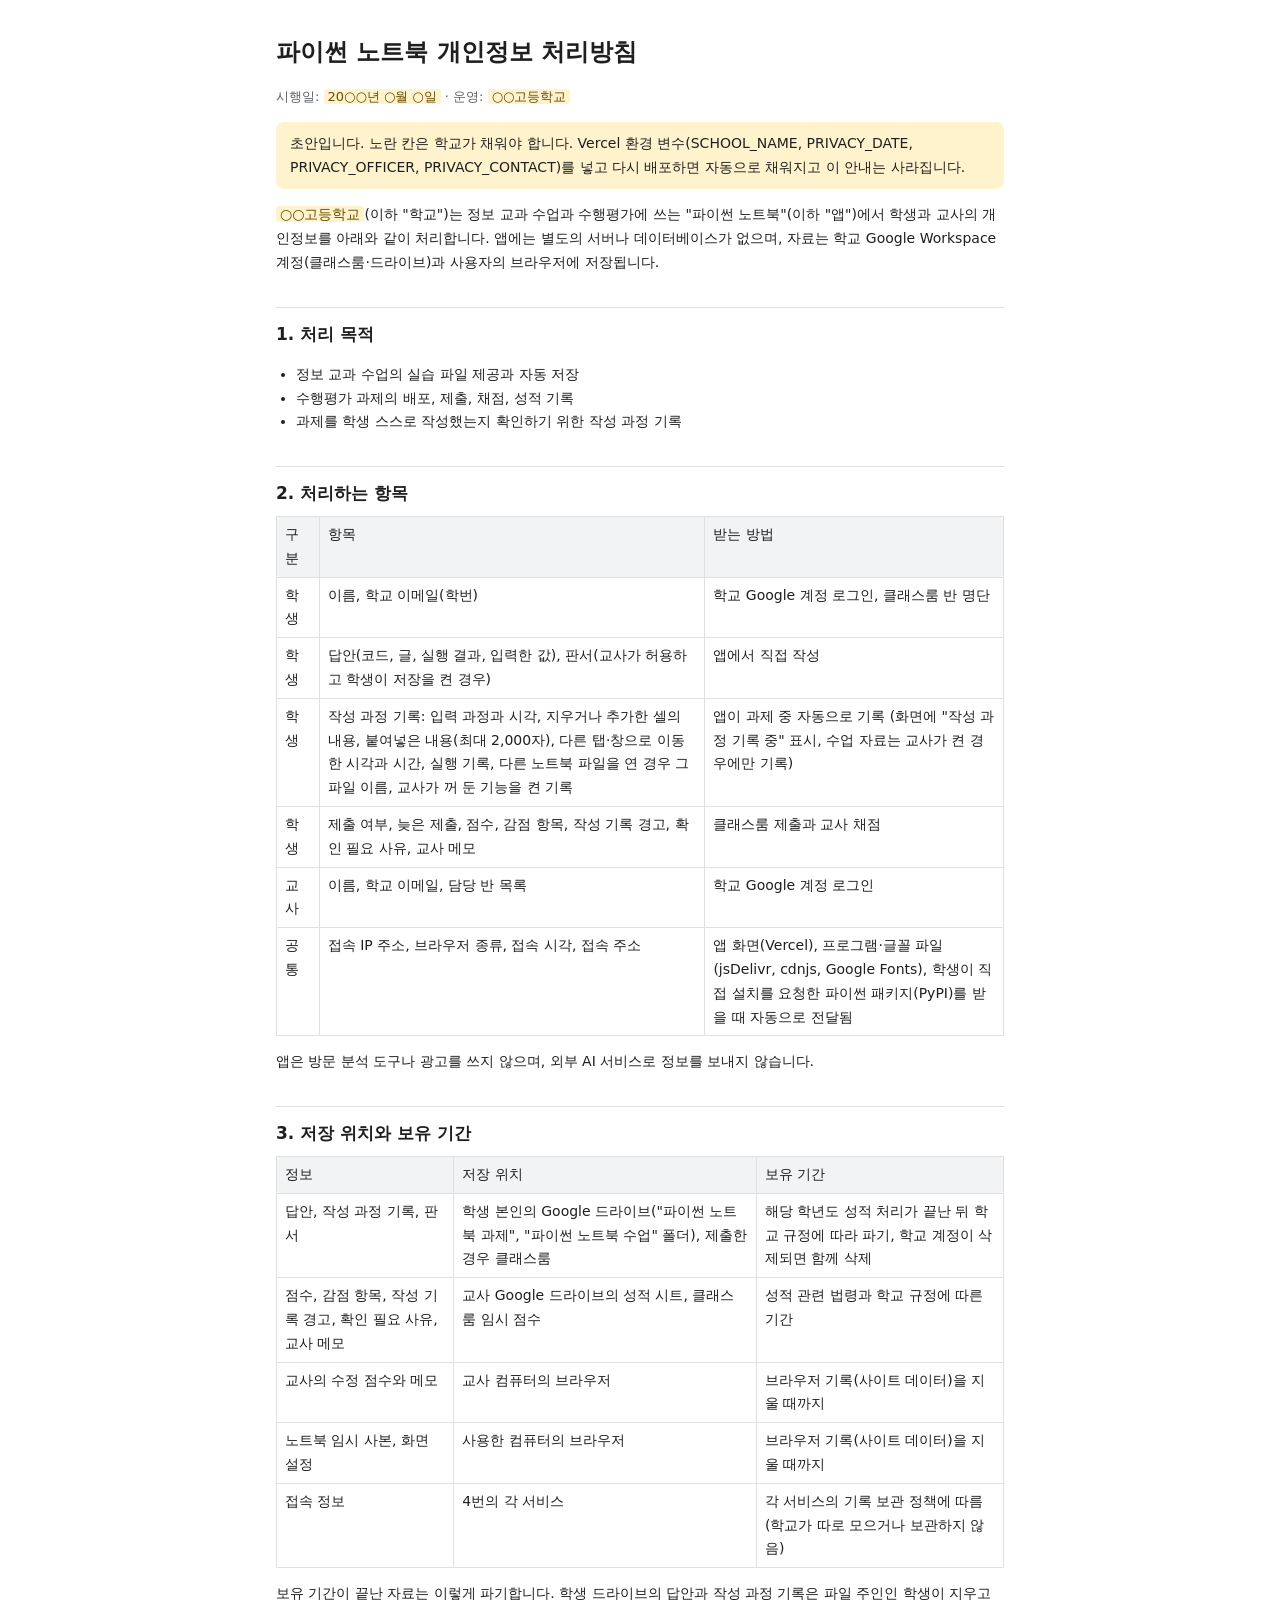
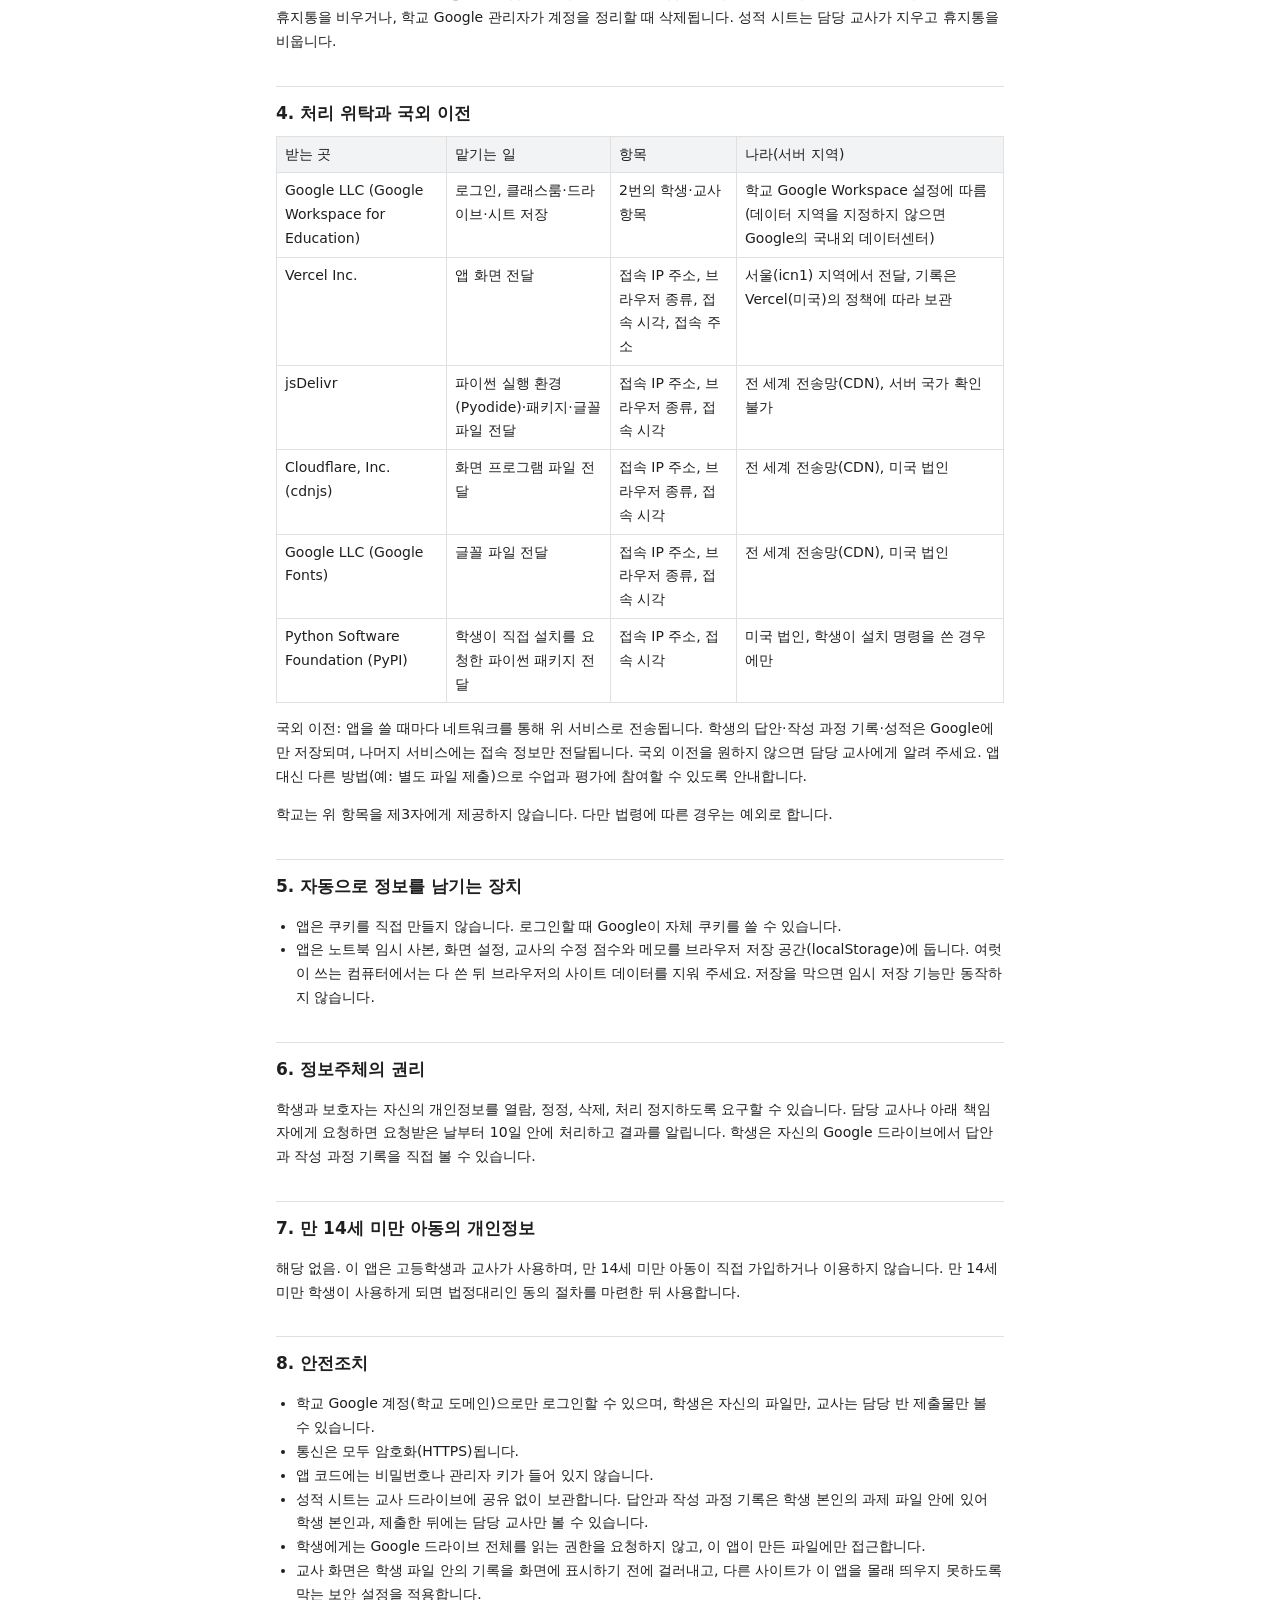
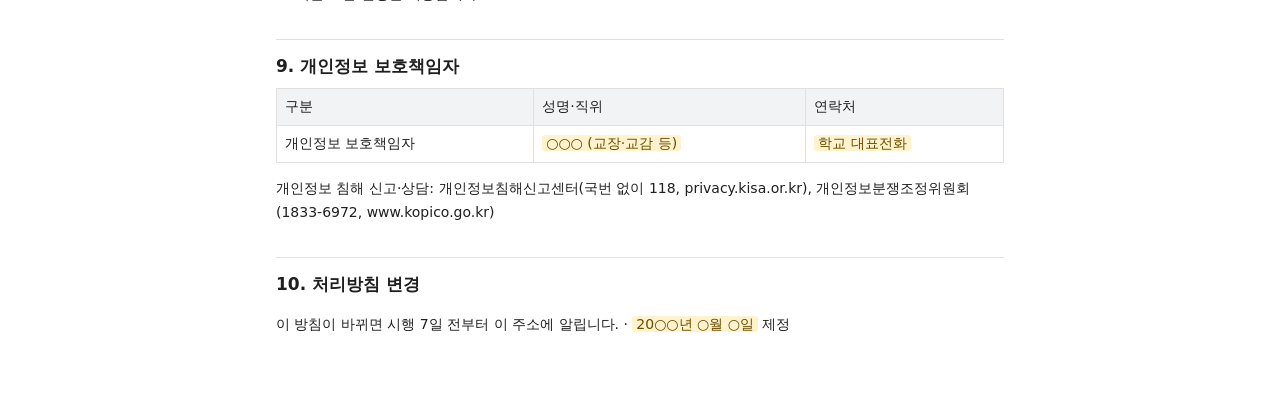
<file: notebook/privacy.html>
<!doctype html>
<html lang="ko">
<head>
  <meta charset="utf-8">
  <meta name="viewport" content="width=device-width, initial-scale=1">
  <title>개인정보 처리방침</title>
  <link rel="stylesheet" href="styles.css">
  <style>
    body { overflow: auto; }
    .policy { max-width: 760px; margin: 0 auto; padding: 32px 16px 64px; line-height: 1.7; }
    .policy h1 { font-size: 24px; margin: 0 0 4px; }
    .policy h2 { font-size: 17px; margin: 32px 0 8px; padding-top: 12px; border-top: 1px solid var(--border); }
    .policy p, .policy li { color: var(--text); }
    .policy ul { padding-left: 20px; }
    .policy table { width: 100%; border-collapse: collapse; margin: 8px 0; font-size: 14px; }
    .policy th, .policy td { border: 1px solid var(--border); padding: 6px 8px; text-align: left; vertical-align: top; }
    .policy th { background: var(--hover); font-weight: 500; }
    .policy tr > :first-child { min-width: 3em; }
    .policy .meta { color: var(--text-muted); font-size: 13px; }
    /* 학교가 채워야 하는 칸 */
    .fill { background: #fff3cd; color: #6b4e00; padding: 0 4px; border-radius: 3px; }
    .draft { background: #fff3cd; color: #6b4e00; border-radius: 8px; padding: 10px 14px; font-size: 14px; }
    @media (prefers-color-scheme: dark) {
      :root:not([data-theme="light"]) .fill, :root:not([data-theme="light"]) .draft { background: #4a3b00; color: #ffe08a; }
    }
    @media (max-width: 600px) { .policy table { font-size: 13px; } }
  </style>
</head>
<body>
  <main class="policy">
    <h1>파이썬 노트북 개인정보 처리방침</h1>
    <p class="meta">시행일: <span class="fill" data-key="PRIVACY_DATE">20○○년 ○월 ○일</span> · 운영: <span class="fill" data-key="SCHOOL_NAME">○○고등학교</span></p>

    <p class="draft" id="draftNotice">초안입니다. 노란 칸은 학교가 채워야 합니다. Vercel 환경 변수(SCHOOL_NAME, PRIVACY_DATE, PRIVACY_OFFICER, PRIVACY_CONTACT)를 넣고 다시 배포하면 자동으로 채워지고 이 안내는 사라집니다.</p>

    <p><span class="fill" data-key="SCHOOL_NAME">○○고등학교</span>(이하 "학교")는 정보 교과 수업과 수행평가에 쓰는 "파이썬 노트북"(이하 "앱")에서 학생과 교사의 개인정보를 아래와 같이 처리합니다.
      앱에는 별도의 서버나 데이터베이스가 없으며, 자료는 학교 Google Workspace 계정(클래스룸·드라이브)과 사용자의 브라우저에 저장됩니다.</p>

    <h2>1. 처리 목적</h2>
    <ul>
      <li>정보 교과 수업의 실습 파일 제공과 자동 저장</li>
      <li>수행평가 과제의 배포, 제출, 채점, 성적 기록</li>
      <li>과제를 학생 스스로 작성했는지 확인하기 위한 작성 과정 기록</li>
    </ul>

    <h2>2. 처리하는 항목</h2>
    <table>
      <tr><th>구분</th><th>항목</th><th>받는 방법</th></tr>
      <tr><td>학생</td><td>이름, 학교 이메일(학번)</td><td>학교 Google 계정 로그인, 클래스룸 반 명단</td></tr>
      <tr><td>학생</td><td>답안(코드, 글, 실행 결과, 입력한 값), 판서(교사가 허용하고 학생이 저장을 켠 경우)</td><td>앱에서 직접 작성</td></tr>
      <tr><td>학생</td><td>작성 과정 기록: 입력 과정과 시각, 지우거나 추가한 셀의 내용, 붙여넣은 내용(최대 2,000자), 다른 탭·창으로 이동한 시각과 시간, 실행 기록, 다른 노트북 파일을 연 경우 그 파일 이름, 교사가 꺼 둔 기능을 켠 기록</td><td>앱이 과제 중 자동으로 기록 (화면에 "작성 과정 기록 중" 표시, 수업 자료는 교사가 켠 경우에만 기록)</td></tr>
      <tr><td>학생</td><td>제출 여부, 늦은 제출, 점수, 감점 항목, 작성 기록 경고, 확인 필요 사유, 교사 메모</td><td>클래스룸 제출과 교사 채점</td></tr>
      <tr><td>교사</td><td>이름, 학교 이메일, 담당 반 목록</td><td>학교 Google 계정 로그인</td></tr>
      <tr><td>공통</td><td>접속 IP 주소, 브라우저 종류, 접속 시각, 접속 주소</td><td>앱 화면(Vercel), 프로그램·글꼴 파일(jsDelivr, cdnjs, Google Fonts), 학생이 직접 설치를 요청한 파이썬 패키지(PyPI)를 받을 때 자동으로 전달됨</td></tr>
    </table>
    <p>앱은 방문 분석 도구나 광고를 쓰지 않으며, 외부 AI 서비스로 정보를 보내지 않습니다.</p>

    <h2>3. 저장 위치와 보유 기간</h2>
    <table>
      <tr><th>정보</th><th>저장 위치</th><th>보유 기간</th></tr>
      <tr><td>답안, 작성 과정 기록, 판서</td><td>학생 본인의 Google 드라이브("파이썬 노트북 과제", "파이썬 노트북 수업" 폴더), 제출한 경우 클래스룸</td><td>해당 학년도 성적 처리가 끝난 뒤 학교 규정에 따라 파기, 학교 계정이 삭제되면 함께 삭제</td></tr>
      <tr><td>점수, 감점 항목, 작성 기록 경고, 확인 필요 사유, 교사 메모</td><td>교사 Google 드라이브의 성적 시트, 클래스룸 임시 점수</td><td>성적 관련 법령과 학교 규정에 따른 기간</td></tr>
      <tr><td>교사의 수정 점수와 메모</td><td>교사 컴퓨터의 브라우저</td><td>브라우저 기록(사이트 데이터)을 지울 때까지</td></tr>
      <tr><td>노트북 임시 사본, 화면 설정</td><td>사용한 컴퓨터의 브라우저</td><td>브라우저 기록(사이트 데이터)을 지울 때까지</td></tr>
      <tr><td>접속 정보</td><td>4번의 각 서비스</td><td>각 서비스의 기록 보관 정책에 따름 (학교가 따로 모으거나 보관하지 않음)</td></tr>
    </table>
    <p>보유 기간이 끝난 자료는 이렇게 파기합니다. 학생 드라이브의 답안과 작성 과정 기록은 파일 주인인 학생이 지우고 휴지통을 비우거나, 학교 Google 관리자가 계정을 정리할 때 삭제됩니다. 성적 시트는 담당 교사가 지우고 휴지통을 비웁니다.</p>

    <h2>4. 처리 위탁과 국외 이전</h2>
    <table>
      <tr><th>받는 곳</th><th>맡기는 일</th><th>항목</th><th>나라(서버 지역)</th></tr>
      <tr><td>Google LLC (Google Workspace for Education)</td><td>로그인, 클래스룸·드라이브·시트 저장</td><td>2번의 학생·교사 항목</td><td>학교 Google Workspace 설정에 따름 (데이터 지역을 지정하지 않으면 Google의 국내외 데이터센터)</td></tr>
      <tr><td>Vercel Inc.</td><td>앱 화면 전달</td><td>접속 IP 주소, 브라우저 종류, 접속 시각, 접속 주소</td><td>서울(icn1) 지역에서 전달, 기록은 Vercel(미국)의 정책에 따라 보관</td></tr>
      <tr><td>jsDelivr</td><td>파이썬 실행 환경(Pyodide)·패키지·글꼴 파일 전달</td><td>접속 IP 주소, 브라우저 종류, 접속 시각</td><td>전 세계 전송망(CDN), 서버 국가 확인 불가</td></tr>
      <tr><td>Cloudflare, Inc. (cdnjs)</td><td>화면 프로그램 파일 전달</td><td>접속 IP 주소, 브라우저 종류, 접속 시각</td><td>전 세계 전송망(CDN), 미국 법인</td></tr>
      <tr><td>Google LLC (Google Fonts)</td><td>글꼴 파일 전달</td><td>접속 IP 주소, 브라우저 종류, 접속 시각</td><td>전 세계 전송망(CDN), 미국 법인</td></tr>
      <tr><td>Python Software Foundation (PyPI)</td><td>학생이 직접 설치를 요청한 파이썬 패키지 전달</td><td>접속 IP 주소, 접속 시각</td><td>미국 법인, 학생이 설치 명령을 쓴 경우에만</td></tr>
    </table>
    <p>국외 이전: 앱을 쓸 때마다 네트워크를 통해 위 서비스로 전송됩니다. 학생의 답안·작성 과정 기록·성적은 Google에만 저장되며, 나머지 서비스에는 접속 정보만 전달됩니다. 국외 이전을 원하지 않으면 담당 교사에게 알려 주세요. 앱 대신 다른 방법(예: 별도 파일 제출)으로 수업과 평가에 참여할 수 있도록 안내합니다.</p>
    <p>학교는 위 항목을 제3자에게 제공하지 않습니다. 다만 법령에 따른 경우는 예외로 합니다.</p>

    <h2>5. 자동으로 정보를 남기는 장치</h2>
    <ul>
      <li>앱은 쿠키를 직접 만들지 않습니다. 로그인할 때 Google이 자체 쿠키를 쓸 수 있습니다.</li>
      <li>앱은 노트북 임시 사본, 화면 설정, 교사의 수정 점수와 메모를 브라우저 저장 공간(localStorage)에 둡니다. 여럿이 쓰는 컴퓨터에서는 다 쓴 뒤 브라우저의 사이트 데이터를 지워 주세요. 저장을 막으면 임시 저장 기능만 동작하지 않습니다.</li>
    </ul>

    <h2>6. 정보주체의 권리</h2>
    <p>학생과 보호자는 자신의 개인정보를 열람, 정정, 삭제, 처리 정지하도록 요구할 수 있습니다. 담당 교사나 아래 책임자에게 요청하면 요청받은 날부터 10일 안에 처리하고 결과를 알립니다.
      학생은 자신의 Google 드라이브에서 답안과 작성 과정 기록을 직접 볼 수 있습니다.</p>

    <h2>7. 만 14세 미만 아동의 개인정보</h2>
    <p>해당 없음. 이 앱은 고등학생과 교사가 사용하며, 만 14세 미만 아동이 직접 가입하거나 이용하지 않습니다. 만 14세 미만 학생이 사용하게 되면 법정대리인 동의 절차를 마련한 뒤 사용합니다.</p>

    <h2>8. 안전조치</h2>
    <ul>
      <li>학교 Google 계정(학교 도메인)으로만 로그인할 수 있으며, 학생은 자신의 파일만, 교사는 담당 반 제출물만 볼 수 있습니다.</li>
      <li>통신은 모두 암호화(HTTPS)됩니다.</li>
      <li>앱 코드에는 비밀번호나 관리자 키가 들어 있지 않습니다.</li>
      <li>성적 시트는 교사 드라이브에 공유 없이 보관합니다. 답안과 작성 과정 기록은 학생 본인의 과제 파일 안에 있어 학생 본인과, 제출한 뒤에는 담당 교사만 볼 수 있습니다.</li>
      <li>학생에게는 Google 드라이브 전체를 읽는 권한을 요청하지 않고, 이 앱이 만든 파일에만 접근합니다.</li>
      <li>교사 화면은 학생 파일 안의 기록을 화면에 표시하기 전에 걸러내고, 다른 사이트가 이 앱을 몰래 띄우지 못하도록 막는 보안 설정을 적용합니다.</li>
    </ul>

    <h2>9. 개인정보 보호책임자</h2>
    <table>
      <tr><th>구분</th><th>성명·직위</th><th>연락처</th></tr>
      <tr><td>개인정보 보호책임자</td><td><span class="fill" data-key="PRIVACY_OFFICER">○○○ (교장·교감 등)</span></td><td><span class="fill" data-key="PRIVACY_CONTACT">학교 대표전화</span></td></tr>
    </table>
    <p>개인정보 침해 신고·상담: 개인정보침해신고센터(국번 없이 118, privacy.kisa.or.kr), 개인정보분쟁조정위원회(1833-6972, www.kopico.go.kr)</p>

    <h2>10. 처리방침 변경</h2>
    <p>이 방침이 바뀌면 시행 7일 전부터 이 주소에 알립니다. · <span class="fill" data-key="PRIVACY_DATE">20○○년 ○월 ○일</span> 제정</p>
  </main>
</body>
</html>
</file>
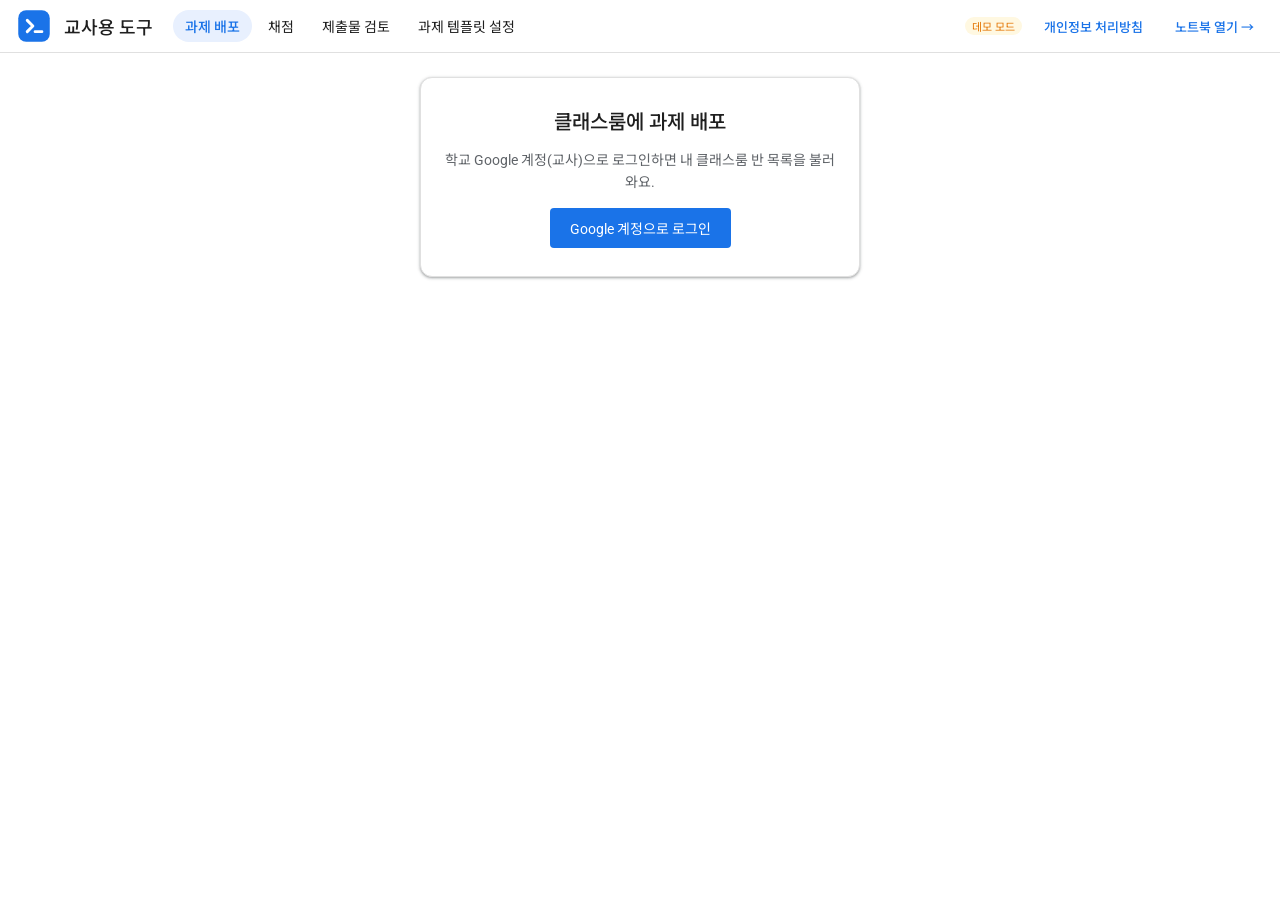
<file: notebook/review.html>
<!doctype html>
<html lang="ko">
<head>
  <meta charset="utf-8">
  <meta name="viewport" content="width=device-width, initial-scale=1">
  <title>제출물 검토</title>
  <link rel="preconnect" href="https://fonts.googleapis.com">
  <link rel="preconnect" href="https://fonts.gstatic.com" crossorigin>
  <link href="https://fonts.googleapis.com/css2?family=Noto+Sans+KR:wght@400;500;700&family=Roboto:wght@400;500&family=Roboto+Mono:wght@400;500&display=swap" rel="stylesheet">
  <link rel="stylesheet" href="styles.css">
  <link rel="stylesheet" href="review.css">
</head>
<body>
  <header class="topbar review-top">
    <svg class="logo" viewBox="0 0 32 32" aria-hidden="true">
      <rect x="2" y="2" width="28" height="28" rx="7" fill="var(--accent)"/>
      <path d="M10 11l5 5-5 5" stroke="#fff" stroke-width="2.6" fill="none" stroke-linecap="round" stroke-linejoin="round"/>
      <path d="M17 21h6" stroke="#fff" stroke-width="2.6" stroke-linecap="round"/>
    </svg>
    <h1 class="review-title">교사용 도구</h1>
    <nav class="tabs" role="tablist">
      <button class="tab active" data-tab="deploy" role="tab">과제 배포</button>
      <button class="tab" data-tab="grade" role="tab">채점</button>
      <button class="tab" data-tab="review" role="tab">제출물 검토</button>
      <button class="tab" data-tab="template" role="tab">과제 템플릿 설정</button>
    </nav>
    <span class="toolbar-spacer"></span>
    <span id="demoBadge" class="badge mid" hidden>데모 모드</span>
    <a class="tool-btn link" href="privacy.html" target="_blank" rel="noopener">개인정보 처리방침</a>
    <a class="tool-btn link" href="index.html">노트북 열기 →</a>
  </header>

  <!-- 과제 배포 -->
  <section id="tab-deploy" class="tab-panel">
    <div class="deploy">
      <div id="deploySignin" class="assign-card">
        <h2>클래스룸에 과제 배포</h2>
        <p>학교 Google 계정(교사)으로 로그인하면 내 클래스룸 반 목록을 불러와요.</p>
        <button class="primary" id="teacherSignIn">Google 계정으로 로그인</button>
        <p class="assign-error" id="signinError" hidden></p>
      </div>

      <div id="deployMain" hidden>
        <p class="meta" id="teacherInfo"></p>
        <p class="assign-error" id="urlWarning" hidden></p>
        <form id="deployForm" class="deploy-form">
          <h3>종류</h3>
          <div class="check-row">
            <label class="check"><input type="radio" name="dKind" value="assignment" checked> <b>과제</b> <small>(제출·채점)</small></label>
            <label class="check"><input type="radio" name="dKind" value="material"> <b>수업 자료</b> <small>(수업 실습용, 제출 없음 · 학생 드라이브에 자동 저장)</small></label>
          </div>

          <h3>1. 반 선택</h3>
          <p class="meta material-only" hidden>반을 고르지 않으면 클래스룸에 올리지 않고 <b>링크만</b> 만들어요.</p>
          <div id="courseList" class="course-list"></div>

          <h3>2. 과제 내용</h3>
          <label class="field">과제 제목
            <input id="dTitle" required maxlength="200" placeholder="예: 반복문 수행평가">
          </label>
          <label class="field">안내문 <small>(클래스룸 과제 설명에 표시)</small>
            <textarea id="dDesc" rows="3" placeholder="예: 각 문제의 코드를 작성하고 실행 결과를 확인한 뒤 제출하세요."></textarea>
          </label>
          <label class="field">문제·실습 파일 (.ipynb)
            <input type="file" id="dFile" accept=".ipynb,application/json" required>
            <small>노트북 화면에서 문제를 만들고 <b>파일 &gt; .ipynb 다운로드</b>한 파일</small>
          </label>

          <h3>3. 설정</h3>
          <div class="field-row assignment-only">
            <label class="field">배점 <small>(비우면 점수 없음)</small>
              <input id="dPoints" type="number" min="0" max="1000" value="100">
            </label>
            <label class="field">마감일 <small>(선택)</small>
              <input id="dDueDate" type="date">
            </label>
            <label class="field">마감 시각
              <input id="dDueTime" type="time" value="23:59">
            </label>
          </div>
          <label class="check"><input type="checkbox" id="dBlockPaste"> 외부에서 복사한 내용 붙여넣기 막기 <small>(노트북 안에서 복사한 내용은 허용)</small></label>
          <label class="check material-only" hidden><input type="checkbox" id="dRecord"> 작성 과정 기록하기 <small>(수업 중 붙여넣기·탭 이동·입력 과정을 남김)</small></label>
          <label class="check material-only" hidden><input type="checkbox" id="dSaveDrawing"> 판서 저장 기능 쓰기 <small>(판서 팔레트에 "판서 저장" 스위치가 생겨요. 켜면 그린 내용이 각자 드라이브의 실습 파일에 저장되어 다음 시간에도 보여요)</small></label>
          <label class="check"><input type="checkbox" id="dNoAlgo"> 알고리즘 보기(순서도·의사코드) 끄기 <small>(순서도 그리기를 평가할 때. 억지로 켜면 작성 기록에 남아요)</small></label>
          <div class="check-row">
            <label class="check"><input type="radio" name="dState" value="PUBLISHED" checked> 바로 게시</label>
            <label class="check"><input type="radio" name="dState" value="DRAFT"> 초안으로 저장 <small>(클래스룸에서 확인 후 게시)</small></label>
          </div>
          <button class="primary" id="deployBtn" type="submit">클래스룸에 과제 만들기</button>
        </form>
        <ul id="deployLog" class="deploy-log"></ul>

        <div class="list-head">
          <h3>이 플랫폼으로 만든 과제·수업 자료</h3>
          <button class="tool-btn" id="refreshList" type="button">새로고침</button>
        </div>
        <div id="assignList" class="assign-list"><p class="meta">불러오는 중…</p></div>
      </div>
    </div>
  </section>

  <!-- 채점 -->
  <section id="tab-grade" class="tab-panel" hidden>
    <div class="grade">
      <div id="gradeSignin" class="assign-card">
        <h2>채점</h2>
        <p>교사 계정으로 로그인하면 이 플랫폼으로 낸 과제의 제출물을 클래스룸에서 모아 채점해요.</p>
        <button class="primary" id="gradeSignInBtn">Google 계정으로 로그인</button>
        <p class="assign-error" id="gradeSigninError" hidden></p>
      </div>

      <div id="gradeMain" hidden>
        <div class="grade-setup">
          <label class="field">평가
            <select id="gAssess"></select>
          </label>
          <div class="field">채점 기준
            <div class="rubric-row">
              <span id="gRubricState" class="meta">평가를 고르세요</span>
              <label class="tool-btn file-btn">기준 파일(.py) 올리기<input type="file" id="gRubricFile" accept=".py,text/x-python" hidden></label>
            </div>
          </div>
          <div class="grade-start">
            <button class="primary" id="gStart" disabled>제출물 불러와서 채점</button>
            <span id="gProgress" class="meta"></span>
          </div>
        </div>

        <div id="gSummary" class="stats"></div>

        <div id="gActions" class="grade-actions" hidden>
          <button class="tool-btn" id="gToClassroom">클래스룸에 임시 점수 넣기</button>
          <button class="tool-btn" id="gToSheet">구글 시트로 내보내기</button>
          <button class="tool-btn" id="gCsv">CSV 다운로드</button>
          <span class="toolbar-spacer"></span>
          <label class="check"><input type="checkbox" id="gOnlyCheck"> 확인 필요만 보기</label>
        </div>
        <p id="gExportMsg" class="meta"></p>

        <div class="grade-layout">
          <div class="grade-table-wrap"><table id="gTable" class="grade-table"></table></div>
          <aside id="gDetail" class="grade-detail" hidden></aside>
        </div>
      </div>
    </div>
  </section>

  <!-- 제출물 검토 -->
  <section id="tab-review" class="tab-panel" hidden>
    <div class="review-layout">
      <aside class="file-list">
        <label class="drop" id="dropZone">
          <input type="file" id="reviewFiles" accept=".ipynb,application/json" multiple hidden>
          <strong>제출 파일 열기</strong>
          <span>.ipynb 여러 개를 한 번에 선택하거나 여기로 끌어다 놓으세요</span>
        </label>
        <div id="fileItems"></div>
      </aside>
      <main id="detail" class="detail">
        <p class="empty">왼쪽에서 제출 파일을 열면 작성 기록을 보여드려요.</p>
      </main>
    </div>
  </section>

  <!-- 과제 템플릿 설정 -->
  <section id="tab-template" class="tab-panel" hidden>
    <div class="template-box">
      <h2>과제 템플릿 설정</h2>
      <ol class="steps">
        <li>노트북 화면에서 문제를 작성하고 <b>파일 &gt; .ipynb 다운로드</b>로 저장하세요.</li>
        <li>그 파일을 아래에서 열고 설정을 고른 뒤 다운로드하세요.</li>
        <li>학생은 이 파일을 노트북 화면에서 열어 문제를 풀어요. (3단계에서 클래스룸 자동 배포로 바뀌어요)</li>
      </ol>
      <label class="drop small">
        <input type="file" id="templateFile" accept=".ipynb,application/json" hidden>
        <strong id="templateName">문제 파일(.ipynb) 열기</strong>
      </label>
      <fieldset id="templateOptions" disabled>
        <label><input type="checkbox" id="optBlockPaste"> 외부에서 복사한 내용 붙여넣기 막기 <small>(노트북 안에서 복사한 내용은 허용)</small></label>
        <label><input type="checkbox" id="optBlockOpen"> 다른 노트북 파일 열기·새 노트북 만들기 막기</label>
        <label><input type="checkbox" id="optNoAlgo"> 알고리즘 보기(순서도·의사코드) 끄기</label>
        <label><input type="checkbox" id="optClean" checked> 실행 결과와 기존 작성 기록 지우기 <small>(권장)</small></label>
        <button class="primary" id="templateDownload">설정 넣어서 다운로드</button>
      </fieldset>
    </div>
  </section>

  <div id="toast" class="toast" role="status" aria-live="polite"></div>

  <script src="config.js"></script>
  <script src="integrity.js"></script>
  <script src="google.js"></script>
  <script src="review.js"></script>
  <script src="deploy.js"></script>
  <script src="grade.js"></script>
</body>
</html>
</file>
<file: notebook/styles.css>
:root {
  --bg: #ffffff;
  --surface: #ffffff;
  --code-bg: #f7f7f7;
  --border: #e0e0e0;
  --border-strong: #c4c7c5;
  --text: #1f1f1f;
  --text-muted: #5f6368;
  --accent: #1a73e8;
  --accent-soft: #e8f0fe;
  --hover: #f1f3f4;
  --selected: #4285f4;
  --error-text: #b3261e;
  --error-bg: #fdecea;
  --stderr-bg: #fff8e1;
  --ok: #188038;
  --warn: #e37400;
  --shadow: 0 1px 2px rgba(60,64,67,.3), 0 1px 3px 1px rgba(60,64,67,.15);
  --cm-keyword: #8430ce;
  --cm-string: #188038;
  --cm-number: #1967d2;
  --cm-comment: #5f6368;
  --cm-def: #1a73e8;
  --cm-builtin: #b06000;
  --font-ui: 'Roboto', 'Noto Sans KR', system-ui, sans-serif;
  --font-code: 'Roboto Mono', 'D2Coding', 'Noto Sans KR', monospace;
  color-scheme: light;
}
@media (prefers-color-scheme: dark) {
  :root:not([data-theme="light"]) {
    --bg: #1f1f1f; --surface: #262626; --code-bg: #2b2b2b; --border: #3c3c3c; --border-strong: #5a5a5a;
    --text: #e3e3e3; --text-muted: #a8abaf; --accent: #8ab4f8; --accent-soft: #263548; --hover: #333;
    --selected: #8ab4f8; --error-text: #f2b8b5; --error-bg: #3b2322; --stderr-bg: #3a3320;
    --ok: #81c995; --warn: #fdd663;
    --cm-keyword: #d7aefb; --cm-string: #81c995; --cm-number: #8ab4f8; --cm-comment: #9aa0a6;
    --cm-def: #8ab4f8; --cm-builtin: #fcad70;
    color-scheme: dark;
  }
}
:root[data-theme="dark"] {
  --bg: #1f1f1f; --surface: #262626; --code-bg: #2b2b2b; --border: #3c3c3c; --border-strong: #5a5a5a;
  --text: #e3e3e3; --text-muted: #a8abaf; --accent: #8ab4f8; --accent-soft: #263548; --hover: #333;
  --selected: #8ab4f8; --error-text: #f2b8b5; --error-bg: #3b2322; --stderr-bg: #3a3320;
  --ok: #81c995; --warn: #fdd663;
  --cm-keyword: #d7aefb; --cm-string: #81c995; --cm-number: #8ab4f8; --cm-comment: #9aa0a6;
  --cm-def: #8ab4f8; --cm-builtin: #fcad70;
  color-scheme: dark;
}

* { box-sizing: border-box; }
html, body { margin: 0; }
body {
  background: var(--bg);
  color: var(--text);
  font-family: var(--font-ui);
  font-size: 14px;
}
button { font: inherit; color: inherit; }

/* ---------- 상단 바 ---------- */
.topbar {
  display: flex;
  align-items: center;
  gap: 12px;
  padding: 8px 16px 0;
  background: var(--surface);
}
.logo { width: 36px; height: 36px; display: block; }
.title-area { flex: 1; min-width: 0; }
.title-row { display: flex; align-items: center; gap: 2px; }
.title-input {
  font: 400 18px var(--font-ui);
  color: var(--text);
  background: transparent;
  border: 1px solid transparent;
  border-radius: 4px;
  padding: 2px 4px;
  min-width: 60px;
  max-width: 100%;
}
.title-input:hover { border-color: var(--border); }
.title-input:focus { outline: none; border-color: var(--accent); }
.title-ext { color: var(--text-muted); font-size: 18px; }
.record-chip {
  margin-left: 12px;
  font-size: 12px;
  color: var(--text-muted);
  white-space: nowrap;
  cursor: help;
}
.record-chip::first-letter { color: var(--error-text); }
.save-state { margin-left: 12px; color: var(--text-muted); font-size: 12px; white-space: nowrap; }

.menubar { display: flex; gap: 2px; margin-top: 2px; }
.menu { position: relative; }
.menu-btn {
  background: none; border: 0; padding: 4px 8px; border-radius: 4px; cursor: pointer;
  font-size: 14px;
}
.menu-btn:hover, .menu.open .menu-btn { background: var(--hover); }
.menu-pop {
  display: none;
  position: absolute; top: 100%; left: 0; z-index: 30;
  min-width: 220px;
  background: var(--surface);
  border-radius: 6px;
  box-shadow: var(--shadow);
  padding: 6px 0;
}
.menu.open .menu-pop { display: block; }
.menu-pop button, .menu-pop a {
  display: block; width: 100%; text-align: left;
  background: none; border: 0; padding: 8px 16px; cursor: pointer;
}
.menu-pop a { color: inherit; text-decoration: none; box-sizing: border-box; }
.menu-pop button:hover:not(:disabled), .menu-pop a:hover { background: var(--hover); }
.menu-pop button:disabled { opacity: .4; cursor: default; }
.menu-pop hr { border: 0; border-top: 1px solid var(--border); margin: 6px 0; }

.runtime-chip {
  display: inline-flex; align-items: center; gap: 8px;
  border: 1px solid var(--border-strong);
  background: var(--surface);
  border-radius: 16px;
  padding: 5px 12px;
  font-size: 13px;
  cursor: default;
  white-space: nowrap;
  max-width: 320px;
}
#runtimeText { overflow: hidden; text-overflow: ellipsis; }
.runtime-chip .dot { width: 8px; height: 8px; border-radius: 50%; background: var(--text-muted); flex: none; }
.runtime-chip[data-state="ready"] .dot { background: var(--ok); }
.runtime-chip[data-state="busy"] .dot { background: var(--warn); animation: pulse 1s infinite; }
.runtime-chip[data-state="connecting"] .dot { background: var(--warn); animation: pulse 1s infinite; }
.runtime-chip[data-state="error"] .dot { background: var(--error-text); }
@keyframes pulse { 50% { opacity: .3; } }

/* ---------- 도구 모음 ---------- */
.toolbar {
  position: sticky; top: 0; z-index: 20;
  display: flex; align-items: center; gap: 4px;
  padding: 6px 12px;
  background: var(--surface);
  border-bottom: 1px solid var(--border);
}
.toolbar-spacer { flex: 1; }
.tool-btn {
  background: none; border: 0; border-radius: 4px; padding: 6px 10px; cursor: pointer;
  font-size: 13px; font-weight: 500;
}
.tool-btn:hover:not(:disabled) { background: var(--hover); }
.tool-btn:disabled { opacity: .4; cursor: default; }
.tool-btn .plus { font-size: 16px; margin-right: 2px; }

/* ---------- 노트북 ---------- */
.notebook {
  max-width: 1100px;
  margin: 0 auto;
  padding: 16px 16px 40vh;
}
.cell {
  position: relative;
  display: flex;
  gap: 4px;
  border: 1px solid transparent;
  border-radius: 6px;
  padding: 6px 6px 6px 0;
}
.cell:hover { border-color: var(--border); }
.cell.selected { border-color: var(--border-strong); box-shadow: inset 3px 0 0 var(--selected); }
.cell-gutter {
  width: 48px; flex: none;
  display: flex; flex-direction: column; align-items: center; padding-top: 2px;
}
.run-btn {
  position: relative;
  width: 30px; height: 30px; border-radius: 50%;
  border: 0; background: transparent; cursor: pointer;
  display: grid; place-items: center;
  color: var(--text-muted);
}
.run-btn svg { width: 22px; height: 22px; }
.cell:hover .run-btn, .cell.selected .run-btn { color: var(--text); }
.run-btn:hover { background: var(--hover); }
.cell[data-state="running"] .run-btn::after {
  content: ""; position: absolute; inset: 0; border-radius: 50%;
  border: 2px solid var(--accent); border-top-color: transparent;
  animation: spin .8s linear infinite;
}
.cell[data-state="running"] .run-btn { color: var(--accent); }
@keyframes spin { to { transform: rotate(360deg); } }
.exec-count {
  margin-top: 4px;
  font: 11px var(--font-code);
  color: var(--text-muted);
  min-height: 14px;
}
.cell[data-state="queued"] .exec-count::before { content: "대기"; }

.cell-body { flex: 1; min-width: 0; }
.cell.code .editor {
  background: var(--code-bg);
  border-radius: 4px;
}
.cell-tools {
  position: absolute; top: -14px; right: 8px; z-index: 5;
  display: none; gap: 2px;
  background: var(--surface);
  border-radius: 6px;
  box-shadow: var(--shadow);
  padding: 2px;
}
.cell.selected .cell-tools { display: flex; }
.cell-tools button {
  border: 0; background: none; width: 28px; height: 26px; border-radius: 4px; cursor: pointer;
  color: var(--text-muted); font-size: 14px;
}
.cell-tools button:hover { background: var(--hover); color: var(--text); }

/* 셀 사이 추가 버튼 */
.inserter {
  height: 14px;
  display: flex; justify-content: center; align-items: center; gap: 8px;
  opacity: 0; transition: opacity .12s;
}
.inserter:hover { opacity: 1; }
.inserter button {
  border: 1px solid var(--border-strong); background: var(--surface);
  border-radius: 12px; padding: 1px 10px; font-size: 12px; cursor: pointer;
}
.inserter button:hover { background: var(--hover); }

/* CodeMirror */
.CodeMirror {
  height: auto;
  font-family: var(--font-code);
  font-size: 14px;
  line-height: 1.5;
  background: transparent;
  color: var(--text);
  padding: 4px 0;
}
.CodeMirror-gutters { background: transparent; border-right: 0; }
.CodeMirror-linenumber { color: var(--text-muted); opacity: .7; padding-right: 8px; }
.CodeMirror-cursor { border-left-color: var(--text); }
.CodeMirror-selected, .CodeMirror-focused .CodeMirror-selected { background: var(--accent-soft) !important; }
.CodeMirror-matchingbracket { color: inherit !important; background: var(--accent-soft); outline: 1px solid var(--border-strong); }
.cm-s-default .cm-keyword { color: var(--cm-keyword); }
.cm-s-default .cm-string { color: var(--cm-string); }
.cm-s-default .cm-number { color: var(--cm-number); }
.cm-s-default .cm-comment { color: var(--cm-comment); font-style: italic; }
.cm-s-default .cm-def { color: var(--cm-def); }
.cm-s-default .cm-builtin { color: var(--cm-builtin); }
.cm-s-default .cm-variable, .cm-s-default .cm-variable-2, .cm-s-default .cm-property { color: var(--text); }
.cm-s-default .cm-operator { color: var(--text); }
.cm-s-default .cm-header { color: var(--accent); }

/* 텍스트 셀 */
.cell.markdown .cell-gutter { visibility: hidden; }
.cell.markdown .editor { display: none; background: var(--code-bg); border-radius: 4px; }
.cell.markdown.editing .editor { display: block; }
.cell.markdown.editing .md-render { display: none; }
.md-render { padding: 2px 8px; line-height: 1.6; font-size: 15px; overflow-wrap: anywhere; }
.md-render:empty::before { content: "더블클릭하여 텍스트 편집"; color: var(--text-muted); font-style: italic; }
.md-render h1 { font-size: 26px; font-weight: 500; margin: 8px 0; }
.md-render h2 { font-size: 21px; font-weight: 500; margin: 8px 0; }
.md-render h3 { font-size: 17px; font-weight: 500; margin: 6px 0; }
.md-render p { margin: 6px 0; }
.md-render code { font-family: var(--font-code); background: var(--code-bg); padding: 1px 4px; border-radius: 3px; font-size: 13px; }
.md-render pre { background: var(--code-bg); padding: 8px 12px; border-radius: 4px; overflow-x: auto; }
.md-render pre code { background: none; padding: 0; }
.md-render table { border-collapse: collapse; }
.md-render th, .md-render td { border: 1px solid var(--border); padding: 4px 10px; }
.md-render blockquote { margin: 6px 0; padding-left: 12px; border-left: 3px solid var(--border-strong); color: var(--text-muted); }
.md-render img { max-width: 100%; }

/* 출력 */
.outputs:empty { display: none; }
.outputs { padding: 6px 4px 2px 8px; overflow-x: auto; }
.out-stream, .out-text, .out-error {
  margin: 0;
  font: 13.5px/1.5 var(--font-code);
  white-space: pre-wrap;
  overflow-wrap: anywhere;
}
.out-stream.stderr { background: var(--stderr-bg); padding: 2px 6px; border-radius: 3px; }
.out-error { color: var(--error-text); background: var(--error-bg); padding: 6px 10px; border-radius: 4px; }
.out-html { font-size: 13px; overflow-x: auto; }
.out-html table { border-collapse: collapse; }
.out-html th, .out-html td { border: 0; padding: 4px 10px; text-align: right; }
.out-html thead th { border-bottom: 1px solid var(--border-strong); }
.out-html tbody tr:nth-child(odd) { background: var(--code-bg); }
.out-img { max-width: 100%; display: block; background: #fff; border-radius: 2px; }
.out-note { color: var(--text-muted); font: italic 12px var(--font-ui); margin: 4px 0; }
.out-progress { color: var(--text-muted); font-size: 12px; margin: 2px 0; }

.input-row { display: flex; align-items: center; gap: 0; font: 13.5px var(--font-code); }
.input-row .prompt { white-space: pre; }
.input-row input {
  flex: 1; min-width: 120px; max-width: 420px;
  font: 13.5px var(--font-code); color: var(--text);
  background: var(--surface);
  border: 0; border-bottom: 2px solid var(--accent);
  padding: 2px 4px; outline: none;
}

/* 과제 모드 */
body.assign-loading #notebook { display: none; }
.assign-bar[hidden], .assign-panel[hidden] { display: none; }
.assign-bar {
  display: flex; flex-wrap: wrap; align-items: center; gap: 8px 16px;
  padding: 8px 16px;
  background: var(--accent-soft);
  border-bottom: 1px solid var(--border);
}
.assign-info { display: flex; flex-wrap: wrap; align-items: baseline; gap: 4px 14px; flex: 1; min-width: 0; }
.assign-title { font-weight: 500; font-size: 15px; }
.assign-due, .assign-user { font-size: 13px; color: var(--text-muted); }
.assign-due.late { color: var(--error-text); }
.assign-actions { display: flex; align-items: center; gap: 8px; flex-wrap: wrap; }
.assign-state { font-size: 13px; color: var(--text-muted); }
.assign-state.done { color: var(--ok); font-weight: 500; }
.assign-actions .tool-btn { border: 1px solid var(--border-strong); background: var(--surface); }
.primary:disabled { opacity: .6; cursor: default; }
.assign-panel { padding: 48px 16px; }
.assign-card {
  max-width: 440px; margin: 0 auto; text-align: center;
  background: var(--surface); border: 1px solid var(--border); border-radius: 12px;
  padding: 28px 24px; box-shadow: var(--shadow);
}
.assign-card h2 { margin: 0 0 8px; font-weight: 500; font-size: 20px; }
.assign-card p { color: var(--text-muted); line-height: 1.6; }
.assign-card .primary { padding: 10px 20px; font-size: 14px; }
.assign-error { color: var(--error-text) !important; background: var(--error-bg); padding: 8px 12px; border-radius: 6px; text-align: left; }
.assign-note { font-size: 12px; }
.assign-spinner {
  width: 28px; height: 28px; margin: 0 auto; border-radius: 50%;
  border: 3px solid var(--accent); border-top-color: transparent; animation: spin .8s linear infinite;
}
body.locked .cell-tools, body.locked .inserter { display: none; }

/* 도구 모음: 구분선, 체크박스 */
.toolbar-sep { width: 1px; height: 20px; background: var(--border); margin: 0 4px; }
.tool-check {
  display: inline-flex; align-items: center; gap: 6px; padding: 6px 10px; border-radius: 4px;
  font-size: 13px; font-weight: 500; cursor: pointer; user-select: none;
}
.tool-check:hover { background: var(--hover); }
.tool-check[hidden] { display: none; }
.tool-check input { margin: 0; accent-color: var(--accent); }
.tool-btn.active { background: var(--accent-soft); color: var(--accent); }

/* 알고리즘 보기: 코드 옆에 순서도 */
body.algo-mode .notebook { max-width: 1500px; }
body.algo-mode .cell.code .cell-body {
  display: grid;
  grid-template-columns: minmax(0, 1fr) minmax(280px, 44%);
  column-gap: 10px;
  align-items: start;
}
body.algo-mode .cell.code .editor { grid-column: 1; grid-row: 1; }
body.algo-mode .cell.code .algo-panel { grid-column: 2; grid-row: 1; }
body.algo-mode .cell.code .outputs { grid-column: 1 / -1; }
.algo-panel {
  border: 1px solid var(--border); border-radius: 6px; background: var(--surface);
  min-width: 0; overflow: hidden;
}
.algo-tabs { display: flex; gap: 2px; padding: 4px; border-bottom: 1px solid var(--border); background: var(--code-bg); }
.algo-tabs button {
  border: 0; background: none; padding: 3px 10px; border-radius: 4px; font-size: 12px; cursor: pointer; color: var(--text-muted);
}
.algo-tabs button.active { background: var(--surface); color: var(--accent); font-weight: 500; box-shadow: var(--shadow); }
.algo-body { padding: 8px; overflow: auto; max-height: 70vh; }
.algo-empty { margin: 6px 4px; color: var(--text-muted); font-size: 12.5px; }
.flowchart { display: block; max-width: 100%; height: auto; margin: 0 auto; }
.flowchart .fl-shape { fill: var(--surface); stroke: var(--text); stroke-width: 1.3; }
.flowchart .fl-terminal { fill: var(--accent-soft); }
.flowchart .fl-decision { fill: #fff4e5; }
.flowchart .fl-loop { fill: #e8f5e9; }
.flowchart .fl-io { fill: #f3e8fd; }
.flowchart .fl-jump { stroke-dasharray: 4 3; }
.flowchart .fl-shape-line { stroke: var(--text); stroke-width: 1.1; }
.flowchart .fl-text { fill: var(--text); font: 12.5px "Noto Sans KR", "Roboto", sans-serif; text-anchor: middle; dominant-baseline: central; }
.flowchart .fl-label { fill: var(--text-muted); font: 11px "Noto Sans KR", sans-serif; }
.flowchart .fl-title { fill: var(--accent); font: 500 12.5px "Noto Sans KR", sans-serif; }
.flowchart .fl-edge { stroke: var(--text-muted); stroke-width: 1.3; fill: none; }
.flowchart .fl-arrowhead { fill: var(--text-muted); }
:root[data-theme="dark"] .flowchart .fl-decision { fill: #3a2f1c; }
:root[data-theme="dark"] .flowchart .fl-loop { fill: #1e3323; }
:root[data-theme="dark"] .flowchart .fl-io { fill: #31253f; }
@media (prefers-color-scheme: dark) {
  :root:not([data-theme="light"]) .flowchart .fl-decision { fill: #3a2f1c; }
  :root:not([data-theme="light"]) .flowchart .fl-loop { fill: #1e3323; }
  :root:not([data-theme="light"]) .flowchart .fl-io { fill: #31253f; }
}
.algo-pseudo { margin: 2px 0; padding-left: 2.2em; font: 13px/1.7 var(--font-ui); }
.algo-pseudo li { white-space: pre-wrap; overflow-wrap: anywhere; }
.algo-pseudo li::marker { color: var(--text-muted); font-size: 11px; }
.algo-pseudo li.kw { color: var(--accent); font-weight: 500; }
@media (max-width: 900px) {
  body.algo-mode .cell.code .cell-body { grid-template-columns: 1fr; }
  body.algo-mode .cell.code .algo-panel { grid-column: 1; grid-row: auto; margin-top: 6px; }
}

/* 판서 */
.draw-canvas { position: fixed; inset: 0; z-index: 15; pointer-events: none; touch-action: none; }
body.drawing .draw-canvas { pointer-events: auto; cursor: crosshair; }
body.drawing .draw-canvas[data-tool="eraser"] { cursor: cell; }
.draw-palette {
  position: fixed; left: 50%; bottom: 18px; transform: translateX(-50%); z-index: 40;
  display: flex; flex-wrap: wrap; justify-content: center; gap: 6px;
  max-width: calc(100vw - 24px);
  background: var(--surface); border: 1px solid var(--border); border-radius: 12px;
  box-shadow: 0 4px 16px rgba(0,0,0,.18); padding: 6px;
}
.draw-palette[hidden] { display: none; }
.dp-group { display: flex; align-items: center; gap: 2px; padding: 0 4px; }
.dp-group + .dp-group { border-left: 1px solid var(--border); }
.draw-palette button {
  border: 0; background: none; border-radius: 8px; cursor: pointer; color: var(--text);
  min-width: 36px; height: 36px; padding: 0 6px; font-size: 16px;
  display: inline-flex; align-items: center; gap: 4px;
}
.draw-palette button span { font-size: 12px; }
.draw-palette button:hover { background: var(--hover); }
.draw-palette button.active { background: var(--accent-soft); outline: 2px solid var(--accent); }
.dp-colors button { min-width: 28px; width: 28px; height: 28px; padding: 0; border-radius: 50%; background: var(--c); border: 2px solid var(--surface); box-shadow: 0 0 0 1px var(--border); }
.dp-colors button.active { outline: 2px solid var(--accent); outline-offset: 1px; background: var(--c); }
.dp-save {
  flex-basis: 100%; display: flex; justify-content: center; align-items: center; gap: 6px;
  font-size: 13px; padding: 4px 0 0; border-top: 1px solid var(--border); cursor: pointer; user-select: none;
}
.dp-save small { color: var(--text-muted); }
.dp-save input { accent-color: var(--accent); width: 16px; height: 16px; margin: 0; }
.dp-save[hidden] { display: none; }
.draw-palette [data-size] i { display: block; width: var(--s); height: var(--s); border-radius: 50%; background: var(--text); }
@media (max-width: 640px) {
  .draw-palette button span { display: none; }
}

/* 토스트 / 대화상자 */
.toast {
  position: fixed; left: 50%; bottom: 24px; transform: translateX(-50%) translateY(20px);
  background: #323232; color: #fff;
  padding: 10px 18px; border-radius: 6px; font-size: 13px;
  opacity: 0; pointer-events: none; transition: opacity .2s, transform .2s;
  max-width: calc(100vw - 32px);
}
.toast.show { opacity: 1; transform: translateX(-50%) translateY(0); }
.dialog {
  border: 0; border-radius: 10px; padding: 20px 24px; box-shadow: var(--shadow);
  background: var(--surface); color: var(--text); max-width: calc(100vw - 32px);
}
.dialog::backdrop { background: rgba(0,0,0,.35); }
.dialog h2 { margin: 0 0 12px; font-size: 18px; font-weight: 500; }
.dialog td { padding: 5px 14px 5px 0; }
.dialog form { text-align: right; margin-top: 14px; }
kbd {
  font: 12px var(--font-code); background: var(--code-bg);
  border: 1px solid var(--border-strong); border-radius: 3px; padding: 1px 5px;
}
.primary {
  background: var(--accent); color: #fff; border: 0; border-radius: 4px; padding: 7px 16px; cursor: pointer;
}
:root[data-theme="dark"] .primary { color: #1f1f1f; }

@media (max-width: 640px) {
  .topbar { padding: 8px 12px 0; }
  .logo { width: 28px; height: 28px; }
  .runtime-chip { max-width: 140px; }
  .save-state { display: none; }
  .notebook { padding: 12px 8px 40vh; }
  .cell-gutter { width: 36px; }
}
</file>
<file: notebook/review.css>
.review-top { padding-bottom: 8px; border-bottom: 1px solid var(--border); flex-wrap: wrap; }
.review-title { font-size: 18px; font-weight: 500; margin: 0 8px 0 0; }
.tabs { display: flex; gap: 4px; }
.tab {
  border: 0; background: none; padding: 6px 12px; border-radius: 16px; cursor: pointer; font-size: 14px;
}
.tab:hover { background: var(--hover); }
.tab.active { background: var(--accent-soft); color: var(--accent); font-weight: 500; }
.link { text-decoration: none; color: var(--accent); }
.toolbar-spacer { flex: 1; }

.review-layout { display: flex; min-height: calc(100vh - 60px); }
.file-list {
  width: 300px; flex: none;
  border-right: 1px solid var(--border);
  padding: 12px;
  overflow-y: auto;
  max-height: calc(100vh - 60px);
  position: sticky; top: 0;
}
.drop {
  display: flex; flex-direction: column; gap: 4px; align-items: center; text-align: center;
  border: 2px dashed var(--border-strong); border-radius: 8px;
  padding: 18px 12px; cursor: pointer; color: var(--text-muted); font-size: 12px;
}
.drop strong { color: var(--accent); font-size: 14px; }
.drop.over, .drop:hover { border-color: var(--accent); background: var(--accent-soft); }
.drop.small { padding: 12px; }

.file-item {
  display: block; width: 100%; text-align: left;
  border: 0; background: none; border-radius: 6px; padding: 8px 10px; margin-top: 6px; cursor: pointer;
}
.file-item:hover { background: var(--hover); }
.file-item.active { background: var(--accent-soft); }
.file-item .name { font-weight: 500; overflow-wrap: anywhere; }
.file-item .badges { display: flex; flex-wrap: wrap; gap: 4px; margin-top: 4px; }

.badge { font-size: 11px; padding: 1px 7px; border-radius: 10px; white-space: nowrap; }
.badge.high { background: var(--error-bg); color: var(--error-text); }
.badge.mid { background: var(--stderr-bg); color: var(--warn); }
.badge.low, .badge.ok { background: var(--hover); color: var(--text-muted); }

.detail { flex: 1; min-width: 0; padding: 16px 24px 80px; }
.detail .empty { color: var(--text-muted); }
.detail h2 { font-size: 20px; font-weight: 500; margin: 0 0 4px; overflow-wrap: anywhere; }
.meta { color: var(--text-muted); font-size: 13px; }
.flags { list-style: none; padding: 0; margin: 14px 0; display: grid; gap: 6px; }
.flags li { padding: 8px 12px; border-radius: 6px; font-size: 14px; }
.flags li.high { background: var(--error-bg); color: var(--error-text); }
.flags li.mid { background: var(--stderr-bg); }
.flags li.low, .flags li.ok { background: var(--hover); }

.stats { display: grid; grid-template-columns: repeat(auto-fill, minmax(140px, 1fr)); gap: 8px; margin: 12px 0 18px; }
.stat { border: 1px solid var(--border); border-radius: 8px; padding: 10px 12px; }
.stat .v { font-size: 22px; font-weight: 500; }
.stat .k { font-size: 12px; color: var(--text-muted); }

.subtabs { display: flex; gap: 4px; border-bottom: 1px solid var(--border); margin-bottom: 12px; }
.subtab { border: 0; background: none; padding: 8px 12px; cursor: pointer; border-bottom: 2px solid transparent; }
.subtab.active { border-bottom-color: var(--accent); color: var(--accent); font-weight: 500; }

.replay-bar { display: flex; flex-wrap: wrap; align-items: center; gap: 8px; margin-bottom: 8px; }
.replay-bar select, .replay-bar button {
  font: inherit; color: var(--text); background: var(--surface);
  border: 1px solid var(--border-strong); border-radius: 4px; padding: 4px 8px;
}
.replay-bar input[type="range"] { flex: 1; min-width: 160px; }
.replay-info { font-size: 13px; color: var(--text-muted); margin-bottom: 6px; min-height: 18px; }
.replay-info .kind-p { color: var(--error-text); font-weight: 500; }
.code-view {
  background: var(--code-bg); border-radius: 6px; padding: 10px 14px; margin: 0;
  font: 13.5px/1.5 var(--font-code); white-space: pre-wrap; overflow-wrap: anywhere; min-height: 60px;
}
.code-view mark { background: #fde293; color: inherit; border-radius: 2px; }
.code-view mark.paste { background: #f6aea9; }
:root[data-theme="dark"] .code-view mark { background: #5c4b12; }
:root[data-theme="dark"] .code-view mark.paste { background: #6b2b27; }
@media (prefers-color-scheme: dark) {
  :root:not([data-theme="light"]) .code-view mark { background: #5c4b12; }
  :root:not([data-theme="light"]) .code-view mark.paste { background: #6b2b27; }
}

.timeline { width: 100%; border-collapse: collapse; font-size: 13px; }
.timeline td { border-bottom: 1px solid var(--border); padding: 6px 8px; vertical-align: top; }
.timeline td.time { white-space: nowrap; color: var(--text-muted); font-family: var(--font-code); width: 1%; }
.timeline tr.high td:last-child { color: var(--error-text); }
.timeline details pre { margin: 6px 0 0; }
.cell-head { font-size: 12px; color: var(--text-muted); margin: 14px 0 4px; }

.template-box { max-width: 720px; margin: 0 auto; padding: 24px 16px; }
.template-box h2 { font-weight: 500; }
.steps { color: var(--text-muted); line-height: 1.7; padding-left: 20px; }
fieldset { border: 1px solid var(--border); border-radius: 8px; padding: 14px 16px; margin-top: 14px; display: grid; gap: 10px; }
fieldset:disabled { opacity: .5; }
fieldset label { cursor: pointer; }
fieldset small { color: var(--text-muted); }
fieldset .primary { justify-self: start; margin-top: 4px; }

.deploy { max-width: 820px; margin: 0 auto; padding: 24px 16px 80px; }
.deploy h3 { font-size: 15px; font-weight: 500; margin: 22px 0 8px; }
.deploy-form { display: grid; gap: 10px; }
.deploy-form [hidden] { display: none !important; }
.link-box { display: flex; gap: 6px; align-items: center; flex-wrap: wrap; margin-top: 4px; }
.link-box input {
  flex: 1; min-width: 240px; font: 13px var(--font-code); color: var(--text); background: var(--surface);
  border: 1px solid var(--border-strong); border-radius: 6px; padding: 6px 8px;
}
.course-list { display: grid; grid-template-columns: repeat(auto-fill, minmax(200px, 1fr)); gap: 6px; }
.check { cursor: pointer; }
.check small, .field small { color: var(--text-muted); font-weight: 400; }
.check-row { display: flex; flex-wrap: wrap; gap: 6px 18px; }
.field { display: grid; gap: 4px; font-size: 13px; font-weight: 500; }
.field input, .field textarea {
  font: 14px var(--font-ui); color: var(--text); background: var(--surface);
  border: 1px solid var(--border-strong); border-radius: 6px; padding: 8px 10px;
}
.field input[type="file"] { padding: 6px; }
.field-row { display: grid; grid-template-columns: repeat(auto-fit, minmax(160px, 1fr)); gap: 10px; }
.deploy-form .primary { justify-self: start; padding: 10px 20px; margin-top: 6px; }
.deploy-log { list-style: none; padding: 0; display: grid; gap: 4px; font-size: 14px; }
.deploy-log li.ok::before { content: "✓ "; color: var(--ok); }
.deploy-log li.error { color: var(--error-text); }
.list-head { display: flex; align-items: center; justify-content: space-between; }
.assign-list th { text-align: left; font-size: 12px; color: var(--text-muted); font-weight: 500; padding: 6px 8px; border-bottom: 1px solid var(--border-strong); }

.grade { padding: 20px 16px 80px; max-width: 1400px; margin: 0 auto; }
.grade-setup { display: grid; grid-template-columns: minmax(220px, 1fr) minmax(260px, 1.4fr); gap: 12px 20px; align-items: end; }
.grade-setup select {
  font: 14px var(--font-ui); color: var(--text); background: var(--surface);
  border: 1px solid var(--border-strong); border-radius: 6px; padding: 8px 10px;
}
.rubric-row { display: flex; flex-wrap: wrap; align-items: center; gap: 8px; font-weight: 400; }
.file-btn { border: 1px solid var(--border-strong); cursor: pointer; }
.grade-start { grid-column: 1 / -1; display: flex; align-items: center; gap: 12px; flex-wrap: wrap; }
.grade-start .primary { padding: 10px 20px; }
.grade-actions { display: flex; flex-wrap: wrap; align-items: center; gap: 6px; margin: 4px 0; }
.grade-actions .tool-btn { border: 1px solid var(--border-strong); }
.grade-layout { display: flex; gap: 16px; align-items: flex-start; }
.grade-table-wrap { flex: 1; min-width: 0; overflow-x: auto; }
.grade-table { border-collapse: collapse; width: 100%; font-size: 13px; }
.grade-table th { text-align: left; font-weight: 500; color: var(--text-muted); padding: 6px 8px; border-bottom: 1px solid var(--border-strong); white-space: nowrap; position: sticky; top: 0; background: var(--bg); }
.grade-table td { padding: 6px 8px; border-bottom: 1px solid var(--border); white-space: nowrap; }
.grade-table tr:not(:first-child) { cursor: pointer; }
.grade-table tr:not(:first-child):hover { background: var(--hover); }
.grade-table tr.active { background: var(--accent-soft); }
.grade-table td.num { font-family: var(--font-code); }
.grade-table td.score { font-weight: 500; }
.grade-table td.edited { color: var(--accent); }
.grade-table td.muted { color: var(--text-muted); }
.grade-table td.badges .badge { margin-right: 4px; }
.grade-detail {
  width: 380px; flex: none; position: sticky; top: 8px; max-height: calc(100vh - 16px); overflow-y: auto;
  border: 1px solid var(--border); border-radius: 10px; padding: 14px 16px; background: var(--surface);
}
.grade-detail h3 { margin: 0 0 2px; font-size: 17px; font-weight: 500; }
.grade-detail > .tool-btn { border: 1px solid var(--border-strong); margin: 8px 0; }
.close-btn { float: right; margin: 0 !important; }
.grade-edit { display: grid; gap: 6px; margin: 10px 0; padding: 10px; background: var(--hover); border-radius: 8px; }
.grade-edit input, .grade-edit textarea {
  font: 14px var(--font-ui); color: var(--text); background: var(--surface);
  border: 1px solid var(--border-strong); border-radius: 6px; padding: 6px 8px;
}
.grade-problem { margin-top: 14px; }
.grade-problem-head { font-weight: 500; margin-bottom: 4px; }
.grade-items { list-style: none; padding: 0; margin: 0; font-size: 13px; display: grid; gap: 2px; }
.grade-items li.ok { color: var(--text-muted); }
.grade-items li.miss { color: var(--error-text); }
.note { font-size: 12px; color: var(--text-muted); margin: 1px 0 0 16px; }
.grade-problem details { margin-top: 6px; font-size: 13px; }
.grade-problem details pre { margin-top: 4px; font-size: 12.5px; }

@media (max-width: 1000px) {
  .grade-layout { flex-direction: column; }
  .grade-detail { width: auto; position: static; max-height: none; }
  .grade-setup { grid-template-columns: 1fr; }
}

@media (max-width: 760px) {
  .review-layout { flex-direction: column; }
  .file-list { width: auto; max-height: none; position: static; border-right: 0; border-bottom: 1px solid var(--border); }
  .detail { padding: 16px; }
}
</file>
